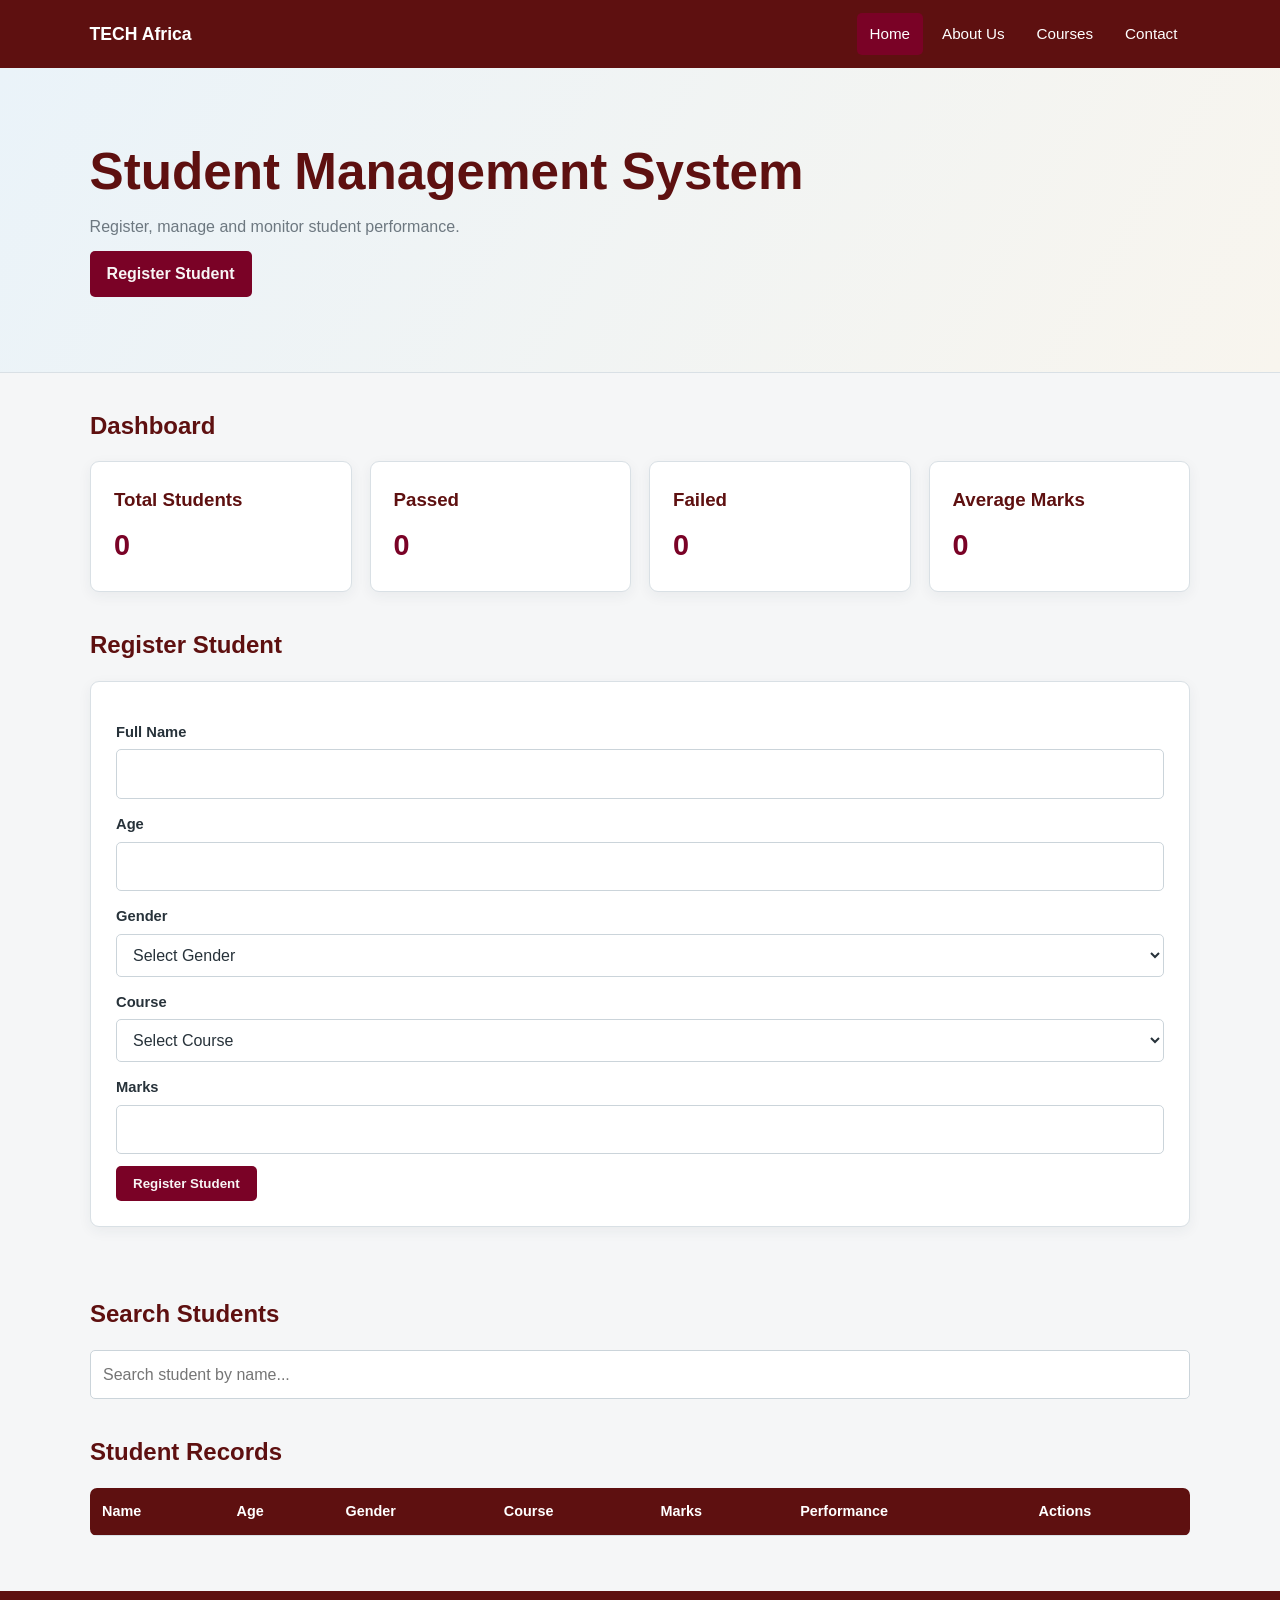
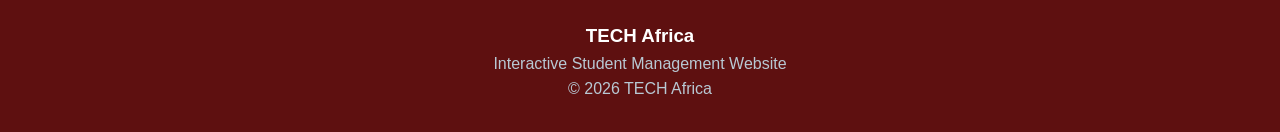
<file: student management website/index.html>
<!DOCTYPE html>
<html lang="en">
<head>
    <meta charset="UTF-8">
    <meta name="viewport" content="width=device-width, initial-scale=1.0">
    <title>Student Management System</title>
    <link rel="stylesheet" href="css/style.css">
</head>
<body>

<header>
    <nav class="navbar">
        <h2>TECH Africa</h2>
        <button id="menuBtn">☰</button>
        <ul id="navLinks">
            <li><a class="active" href="index.html">Home</a></li>
            <li><a href="about.html">About Us</a></li>
            <li><a href="courses.html">Courses</a></li>
            <li><a href="contact.html">Contact</a></li>
        </ul>
    </nav>
</header>

<main>
    <section class="hero">
        <h1>Student Management System</h1>
        <p>Register, manage and monitor student performance.</p>
        <a href="#registration" class="btn">Register Student</a>
    </section>

    <section class="container">
        <h2>Dashboard</h2>
        <div class="stats">
            <div class="stat-card"><h3>Total Students</h3><p id="totalStudents">0</p></div>
            <div class="stat-card"><h3>Passed</h3><p id="passedStudents">0</p></div>
            <div class="stat-card"><h3>Failed</h3><p id="failedStudents">0</p></div>
            <div class="stat-card"><h3>Average Marks</h3><p id="averageMarks">0</p></div>
        </div>
    </section>

    <section class="container" id="registration">
        <h2>Register Student</h2>
        <form id="studentForm">
            <label for="name">Full Name</label>
            <input type="text" id="name">

            <label for="age">Age</label>
            <input type="number" id="age">

            <label for="gender">Gender</label>
            <select id="gender">
                <option value="">Select Gender</option>
                <option>Male</option>
                <option>Female</option>
            </select>

            <label for="course">Course</label>
            <select id="course">
                <option value="">Select Course</option>
                <option>Software Development</option>
                <option>Web Design</option>
                <option>Data Analysis</option>
                <option>Cyber Security</option>
                <option>Networking</option>
                <option>Graphic Design</option>
            </select>

            <label for="marks">Marks</label>
            <input type="number" id="marks" min="0" max="100">

            <button type="submit" class="btn">Register Student</button>
        </form>
        <p id="formMessage"></p>
    </section>

    <section class="container">
        <h2>Search Students</h2>
        <input type="text" id="searchInput" placeholder="Search student by name...">
    </section>

    

    <section class="container">
        <h2>Student Records</h2>
        <div class="table-container">
            <table>
                <thead>
                    <tr>
                        <th>Name</th><th>Age</th><th>Gender</th><th>Course</th>
                        <th>Marks</th><th>Performance</th><th>Actions</th>
                    </tr>
                </thead>
                <tbody id="studentTableBody"></tbody>
            </table>
        </div>
    </section>
</main>

<footer>
    <h3>TECH Africa</h3>
    <p>Interactive Student Management Website</p>
    <p>&copy; 2026  TECH Africa</p>
</footer>

<script src="js/script.js"></script>
</body>
</html>
</file>
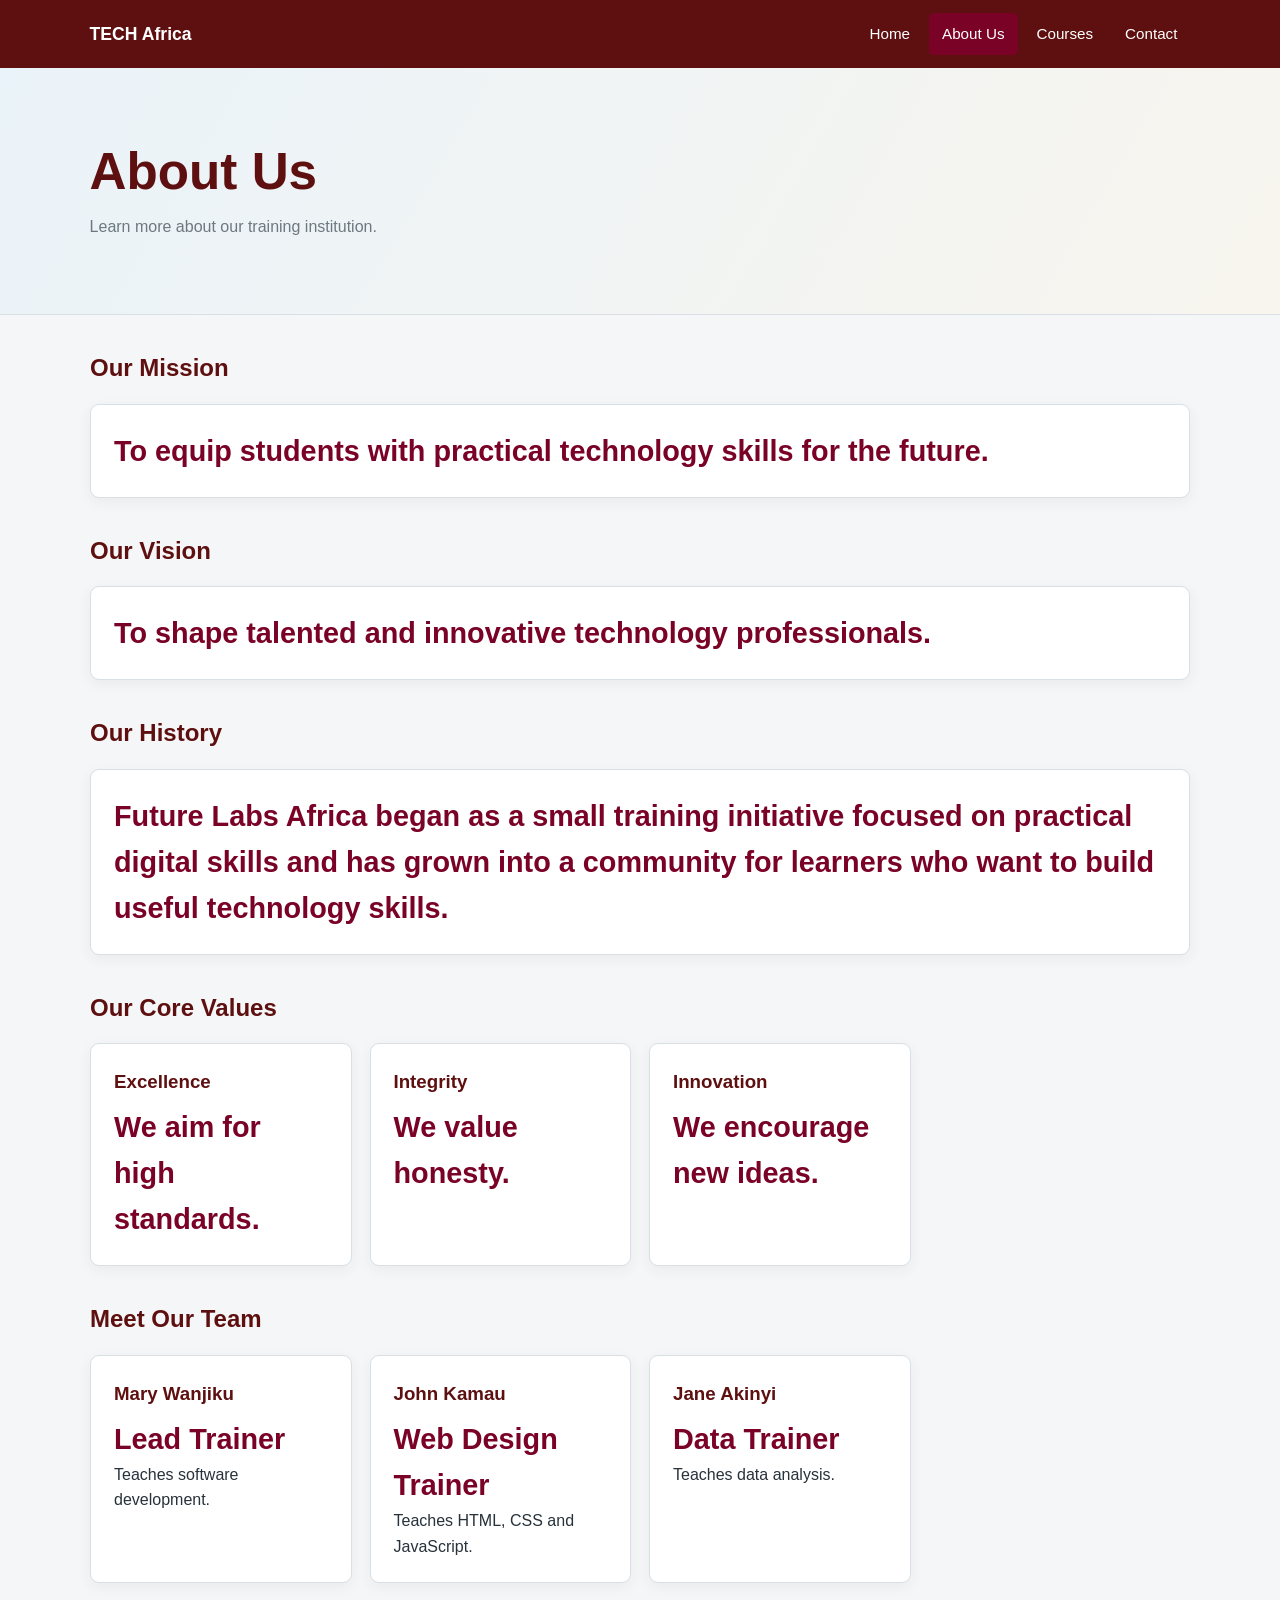
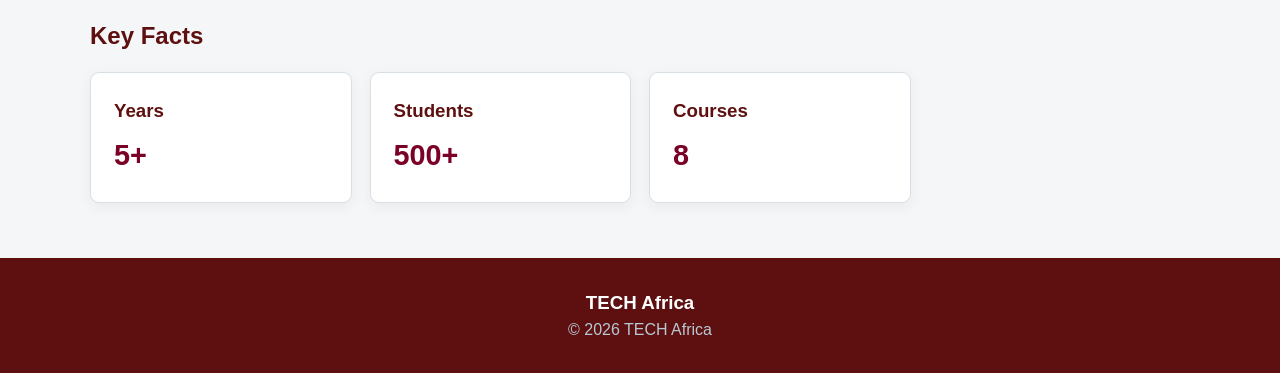
<file: student management website/about.html>
<!DOCTYPE html>
<html lang="en">
<head>
    <meta charset="UTF-8">
    <meta name="viewport" content="width=device-width, initial-scale=1.0">
    <title>About Us</title>
    <link rel="stylesheet" href="css/style.css">
</head>
<body>
<header>
    <nav class="navbar">
        <h2>TECH Africa</h2>
        <button id="menuBtn">☰</button>
        <ul id="navLinks">
            <li><a href="index.html">Home</a></li>
            <li><a class="active" href="about.html">About Us</a></li>
            <li><a href="courses.html">Courses</a></li>
            <li><a href="contact.html">Contact</a></li>
        </ul>
    </nav>
</header>

<main>
    <section class="hero">
        <h1>About Us</h1>
        <p>Learn more about our training institution.</p>
    </section>

    <section class="container">
        <h2>Our Mission</h2>
        <div class="stat-card">
            <p>To equip students with practical technology skills for the future.</p>
        </div>
    </section>

    <section class="container">
        <h2>Our Vision</h2>
        <div class="stat-card">
            <p>To shape talented and innovative technology professionals.</p>
        </div>
    </section>

    <section class="container">
        <h2>Our History</h2>
        <div class="stat-card">
            <p>Future Labs Africa began as a small training initiative focused on practical digital skills and has grown into a community for learners who want to build useful technology skills.</p>
        </div>
    </section>

    <section class="container">
        <h2>Our Core Values</h2>
        <div class="stats">
            <div class="stat-card"><h3>Excellence</h3><p>We aim for high standards.</p></div>
            <div class="stat-card"><h3>Integrity</h3><p>We value honesty.</p></div>
            <div class="stat-card"><h3>Innovation</h3><p>We encourage new ideas.</p></div>
        </div>
    </section>

    <section class="container">
        <h2>Meet Our Team</h2>
        <div class="stats">
            <div class="stat-card"><h3>Mary Wanjiku</h3><p>Lead Trainer</p><p>Teaches software development.</p></div>
            <div class="stat-card"><h3>John Kamau</h3><p>Web Design Trainer</p><p>Teaches HTML, CSS and JavaScript.</p></div>
            <div class="stat-card"><h3>Jane Akinyi</h3><p>Data Trainer</p><p>Teaches data analysis.</p></div>
        </div>
    </section>

    <section class="container">
        <h2>Key Facts</h2>
        <div class="stats">
            <div class="stat-card"><h3>Years</h3><p>5+</p></div>
            <div class="stat-card"><h3>Students</h3><p>500+</p></div>
            <div class="stat-card"><h3>Courses</h3><p>8</p></div>
        </div>
    </section>
</main>

<footer>
    <h3>TECH Africa</h3>
    <p>&copy; 2026  TECH Africa</p>
</footer>

<script src="js/script.js"></script>
</body>
</html>
</file>
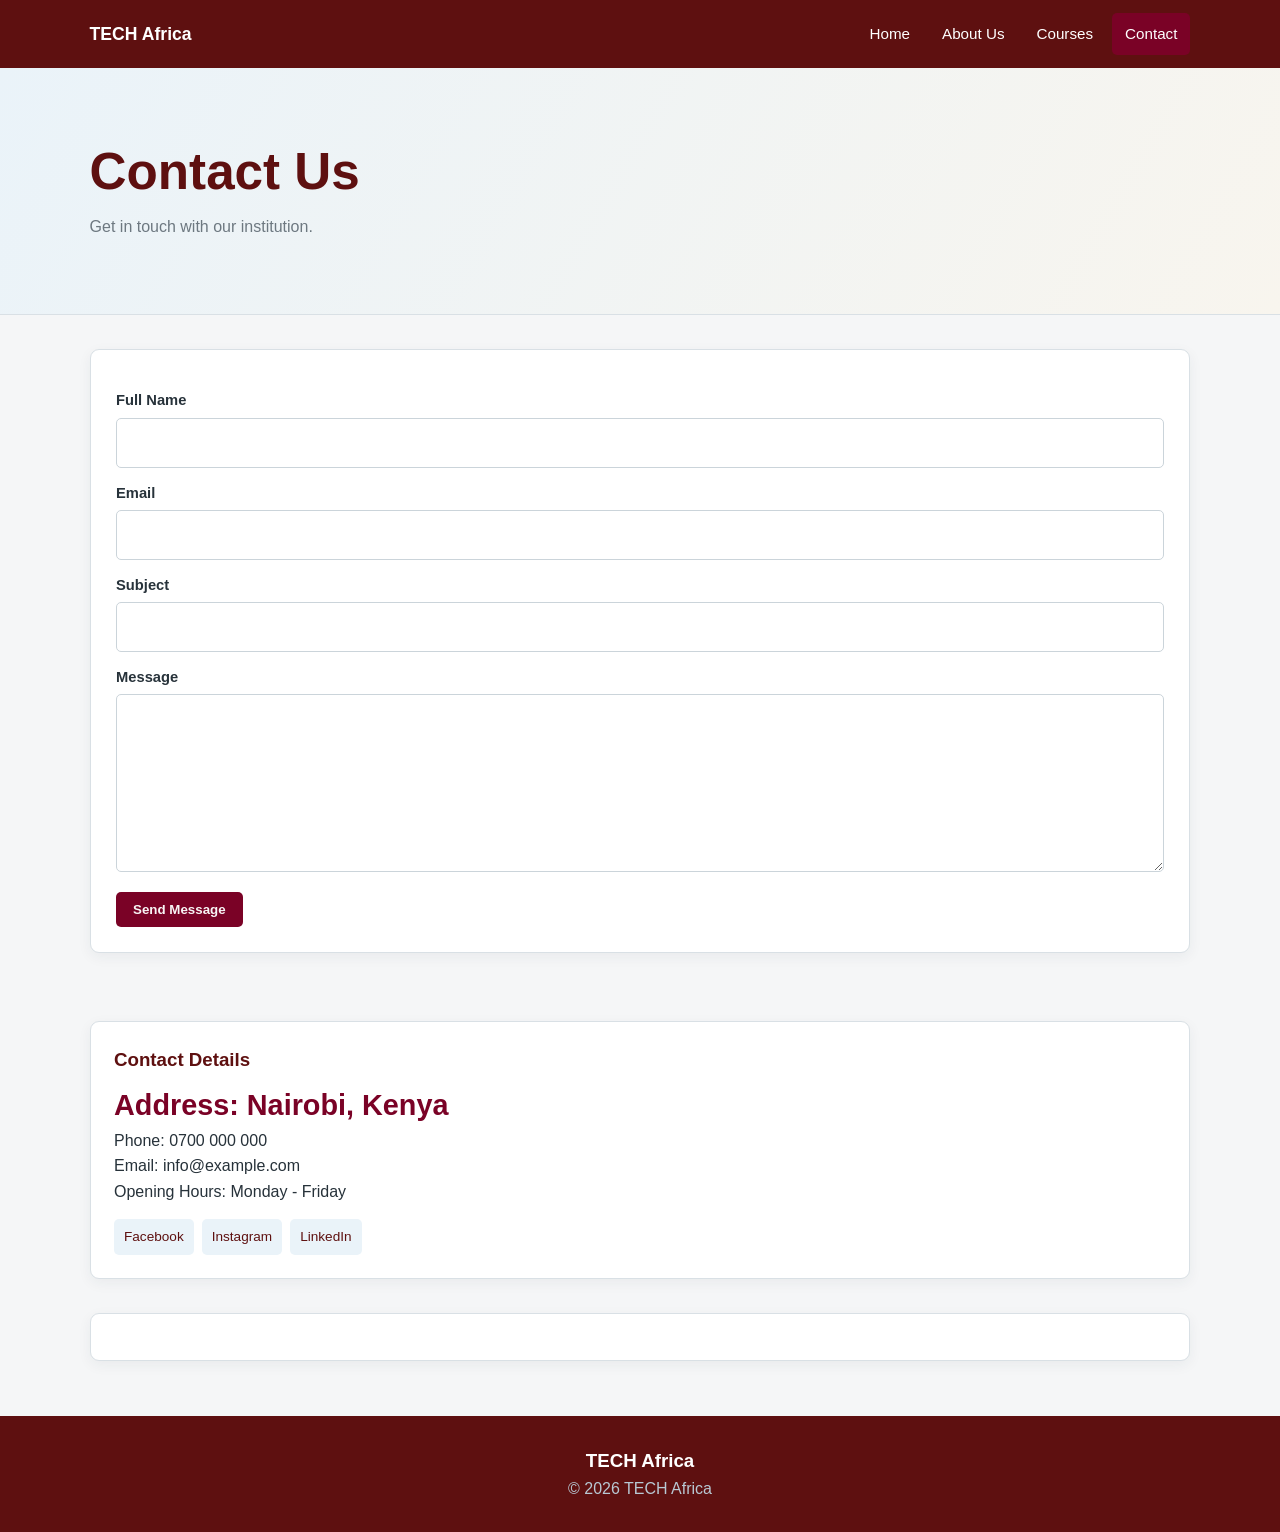
<file: student management website/contact.html>
<!DOCTYPE html>
<html lang="en">
<head>
    <meta charset="UTF-8">
    <meta name="viewport" content="width=device-width, initial-scale=1.0">
    <title>Contact Us</title>
    <link rel="stylesheet" href="css/style.css">
</head>
<body>
<header>
    <nav class="navbar">
        <h2> TECH Africa</h2>
        <button id="menuBtn">☰</button>
        <ul id="navLinks">
            <li><a href="index.html">Home</a></li>
            <li><a href="about.html">About Us</a></li>
            <li><a href="courses.html">Courses</a></li>
            <li><a class="active" href="contact.html">Contact</a></li>
        </ul>
    </nav>
</header>

<main>
    <section class="hero">
        <h1>Contact Us</h1>
        <p>Get in touch with our institution.</p>
    </section>

    <section class="container">
        <form id="contactForm">
            <label for="contactName">Full Name</label>
            <input type="text" id="contactName">

            <label for="contactEmail">Email</label>
            <input type="email" id="contactEmail">

            <label for="contactSubject">Subject</label>
            <input type="text" id="contactSubject">

            <label for="contactMessage">Message</label>
            <textarea id="contactMessage" rows="6"></textarea>

            <button type="submit" class="btn">Send Message</button>
        </form>

        <p id="contactMessageBox"></p>
    </section>

    <section class="container">
        <div class="stat-card">
            <h3>Contact Details</h3>
            <p>Address: Nairobi, Kenya</p>
            <p>Phone: 0700 000 000</p>
            <p>Email: info@example.com</p>
            <p>Opening Hours: Monday - Friday</p>
            <div class="social-links">
                <a href="#">Facebook</a>
                <a href="#">Instagram</a>
                <a href="#">LinkedIn</a>
            </div>
        </div>
    </section>

    <section class="container">
        <div class="stat-card">
            
        </div>
    </section>
</main>

<footer>
    <h3> TECH Africa</h3>
    <p>&copy; 2026  TECH Africa</p>
</footer>

<script src="js/script.js"></script>
</body>
</html>
</file>
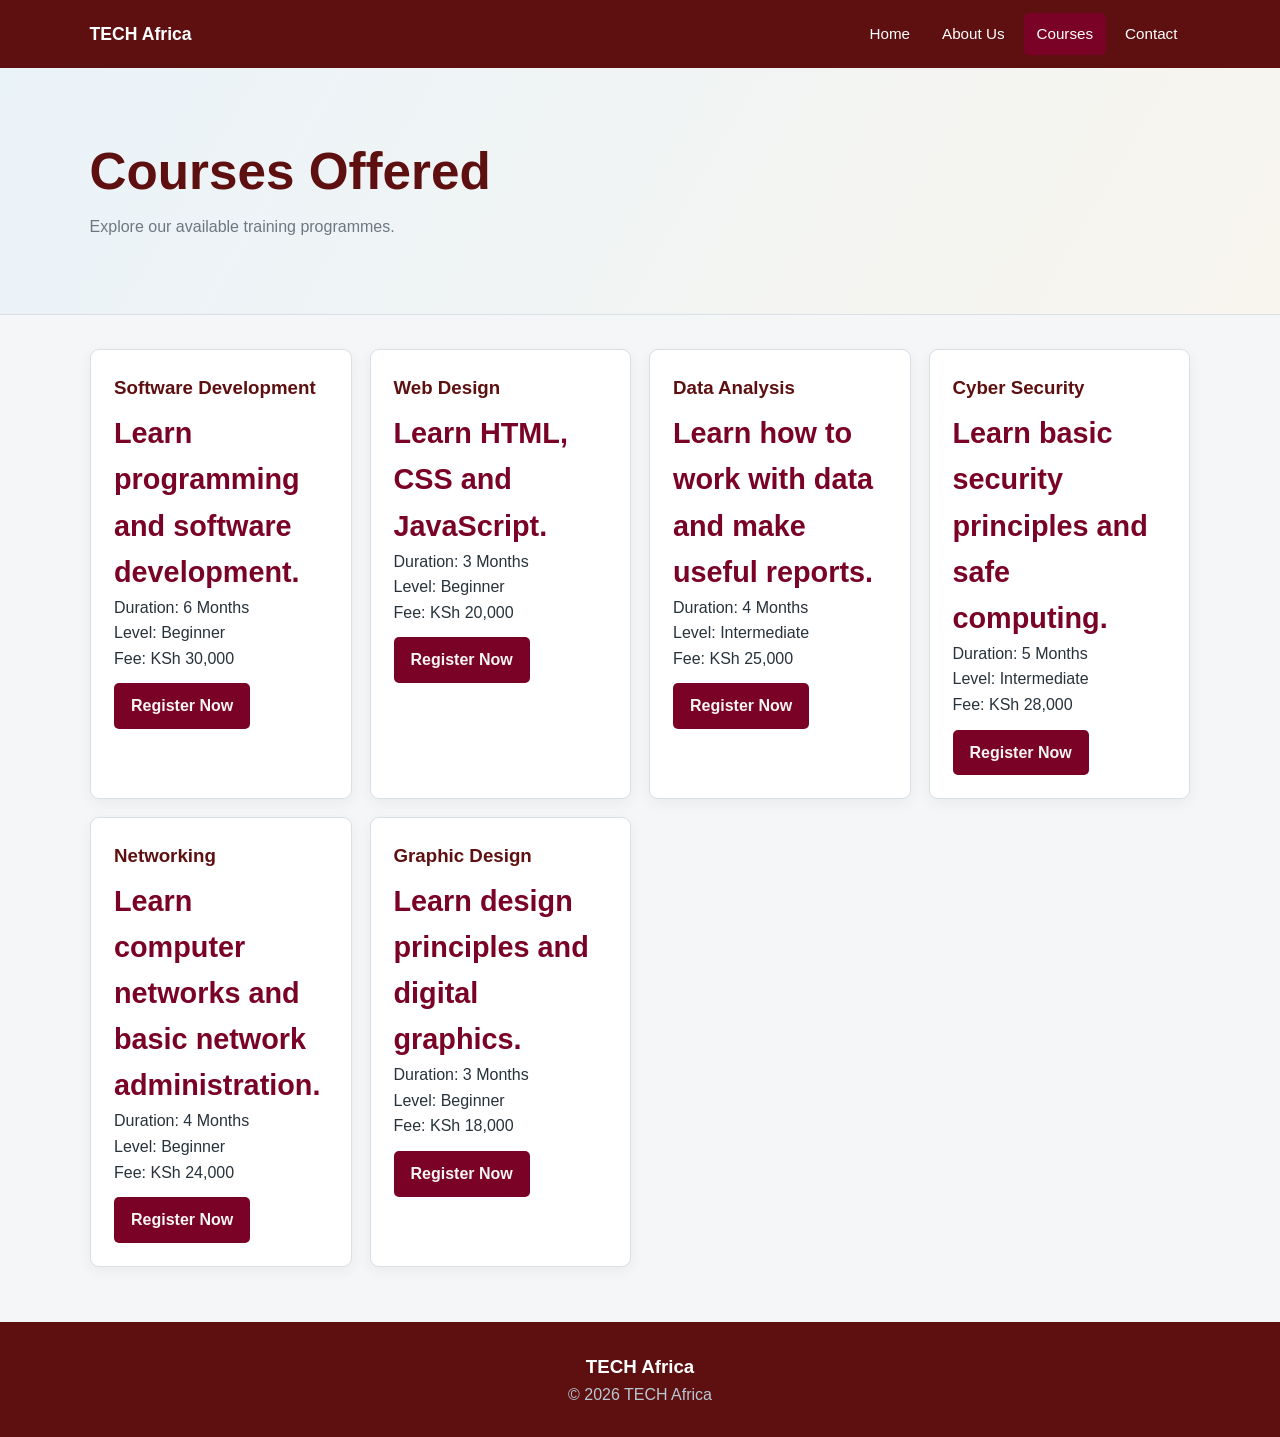
<file: student management website/courses.html>
<!DOCTYPE html>
<html lang="en">
<head>
    <meta charset="UTF-8">
    <meta name="viewport" content="width=device-width, initial-scale=1.0">
    <title>Courses</title>
    <link rel="stylesheet" href="css/style.css">
</head>
<body>
<header>
    <nav class="navbar">
        <h2>TECH Africa</h2>
        <button id="menuBtn">☰</button>
        <ul id="navLinks">
            <li><a href="index.html">Home</a></li>
            <li><a href="about.html">About Us</a></li>
            <li><a class="active" href="courses.html">Courses</a></li>
            <li><a href="contact.html">Contact</a></li>
        </ul>
    </nav>
</header>

<main>
    <section class="hero">
        <h1>Courses Offered</h1>
        <p>Explore our available training programmes.</p>
    </section>

    <section class="container">
        <div class="stats">
            <div class="stat-card">
                <h3>Software Development</h3>
                <p>Learn programming and software development.</p>
                <p>Duration: 6 Months</p><p>Level: Beginner</p><p>Fee: KSh 30,000</p>
                <a href="index.html#registration" class="btn">Register Now</a>
            </div>
            <div class="stat-card">
                <h3>Web Design</h3>
                <p>Learn HTML, CSS and JavaScript.</p>
                <p>Duration: 3 Months</p><p>Level: Beginner</p><p>Fee: KSh 20,000</p>
                <a href="index.html#registration" class="btn">Register Now</a>
            </div>
            <div class="stat-card">
                <h3>Data Analysis</h3>
                <p>Learn how to work with data and make useful reports.</p>
                <p>Duration: 4 Months</p><p>Level: Intermediate</p><p>Fee: KSh 25,000</p>
                <a href="index.html#registration" class="btn">Register Now</a>
            </div>
            <div class="stat-card">
                <h3>Cyber Security</h3>
                <p>Learn basic security principles and safe computing.</p>
                <p>Duration: 5 Months</p><p>Level: Intermediate</p><p>Fee: KSh 28,000</p>
                <a href="index.html#registration" class="btn">Register Now</a>
            </div>
            <div class="stat-card">
                <h3>Networking</h3>
                <p>Learn computer networks and basic network administration.</p>
                <p>Duration: 4 Months</p><p>Level: Beginner</p><p>Fee: KSh 24,000</p>
                <a href="index.html#registration" class="btn">Register Now</a>
            </div>
            <div class="stat-card">
                <h3>Graphic Design</h3>
                <p>Learn design principles and digital graphics.</p>
                <p>Duration: 3 Months</p><p>Level: Beginner</p><p>Fee: KSh 18,000</p>
                <a href="index.html#registration" class="btn">Register Now</a>
            </div>
        </div>
    </section>
</main>

<footer>
    <h3>TECH Africa</h3>
    <p>&copy; 2026  TECH Africa</p>
</footer>

<script src="js/script.js"></script>
</body>
</html>
</file>
<file: student management website/css/style.css>
/* A simple style sheet for the whole website. */

* {
    margin: 0;
    padding: 0;
    box-sizing: border-box;
}

:root {
    --main-blue: #7a0226;
    --light-blue: #eaf3f9;
    --dark-blue: #5e1010;
    --page-bg: #f5f6f7;
    --white: #ffffff;
    --text: #27323a;
    --muted: #6d7880;
    --border: #d9e0e5;
    --green: #287a49;
    --red: #b53d3d;
    --orange: #a56820;
}

body {
    font-family: Arial, Helvetica, sans-serif;
    background: var(--page-bg);
    color: var(--text);
    line-height: 1.6;
}

a {
    color: inherit;
}

/* Navigation */
.navbar {
    background: var(--dark-blue);
    color: white;
    min-height: 68px;
    padding: 0 7%;
    display: flex;
    align-items: center;
    justify-content: space-between;
    position: sticky;
    top: 0;
    z-index: 10;
}

.navbar h2 {
    font-size: 1.1rem;
}

.navbar ul {
    display: flex;
    gap: 6px;
    list-style: none;
}

.navbar a {
    display: block;
    color: white;
    text-decoration: none;
    padding: 9px 13px;
    border-radius: 5px;
    font-size: .95rem;
}

.navbar a:hover,
.navbar a.active {
    background: var(--main-blue);
}

#menuBtn {
    display: none;
    background: transparent;
    color: white;
    border: 0;
    font-size: 25px;
    cursor: pointer;
}

/* Main headings and hero */
.hero {
    background: linear-gradient(120deg, #eaf3f9, #f8f5ee);
    padding: 75px 7%;
    border-bottom: 1px solid var(--border);
}

.hero h1 {
    max-width: 800px;
    color: var(--dark-blue);
    font-size: clamp(2rem, 5vw, 3.2rem);
    line-height: 1.15;
    margin-bottom: 12px;
}

.hero p {
    color: var(--muted);
    max-width: 650px;
}

.container {
    width: 90%;
    max-width: 1100px;
    margin: 34px auto;
}

.container > h2 {
    color: var(--dark-blue);
    margin-bottom: 16px;
}

.btn {
    display: inline-block;
    margin-top: 12px;
    background: var(--main-blue);
    color: rgb(248, 245, 245);
    border: 0;
    border-radius: 5px;
    padding: 10px 17px;
    text-decoration: none;
    cursor: pointer;
    font-weight: bold;
}

.btn:hover {
    background: #0f3c60;
}

/* Dashboard cards */
.stats {
    display: grid;
    grid-template-columns: repeat(4, 1fr);
    gap: 18px;
}

.stat-card {
    background: var(--white);
    padding: 23px;
    border: 1px solid var(--border);
    border-radius: 9px;
    box-shadow: 0 4px 14px rgba(30, 50, 70, .06);
}

.stat-card h3 {
    color: var(--dark-blue);
    margin-bottom: 7px;
}

.stat-card > p:first-of-type {
    font-size: 1.8rem;
    font-weight: bold;
    color: var(--main-blue);
}

/* Forms */
form {
    background: var(--white);
    padding: 25px;
    border: 1px solid var(--border);
    border-radius: 9px;
    box-shadow: 0 4px 14px rgba(30, 50, 70, .06);
}

form label {
    display: block;
    margin: 14px 0 5px;
    font-weight: bold;
    font-size: .92rem;
}

form input,
form select,
form textarea,
#searchInput {
    width: 100%;
    padding: 11px 12px;
    border: 1px solid #cbd4da;
    border-radius: 5px;
    background: white;
    font: inherit;
    color: var(--text);
}

form input:focus,
form select:focus,
form textarea:focus,
#searchInput:focus {
    outline: 2px solid #c7dceb;
    border-color: var(--main-blue);
}

#formMessage,
#contactMessageBox {
    min-height: 24px;
    margin-top: 10px;
    font-weight: bold;
}

.success {
    color: var(--green);
}

.error {
    color: var(--red);
}

/* Student table */
.table-container {
    overflow-x: auto;
    border-radius: 7px;
}

table {
    width: 100%;
    min-width: 760px;
    border-collapse: collapse;
    background: white;
}

th,
td {
    padding: 12px;
    border-bottom: 1px solid var(--border);
    text-align: left;
    font-size: .9rem;
}

th {
    background: var(--dark-blue);
    color: white;
}

tbody tr:hover {
    background: #f3f7fa;
}

.action-btn {
    padding: 6px 9px;
    border: 0;
    border-radius: 4px;
    background: #edf2f5;
    color: var(--dark-blue);
    cursor: pointer;
    margin: 2px;
}

.action-btn:hover {
    background: #dce7ee;
}

/* Performance labels */
.performance-summary {
    background: white;
    border: 1px solid var(--border);
    border-radius: 9px;
    padding: 8px 20px;
    box-shadow: 0 4px 14px rgba(30, 50, 70, .05);
}

.performance-summary div {
    display: flex;
    align-items: center;
    justify-content: space-between;
    gap: 15px;
    padding: 11px 0;
    border-bottom: 1px solid var(--border);
}

.performance-summary div:last-child {
    border-bottom: 0;
}

.performance-badge {
    display: inline-block;
    padding: 4px 9px;
    border-radius: 20px;
    font-size: .78rem;
    font-weight: bold;
}

.excellent { background: #dff1e5; color: #23623b; }
.very-good { background: #e0edf8; color: #245b8f; }
.good { background: #e8f0dc; color: #52712d; }
.average { background: #fff0d8; color: var(--orange); }
.failed { background: #f8dddd; color: var(--red); }

/* About and course cards */
.course-card p,
.team-card p,
.about-box p {
    color: var(--muted);
}

.course-grid,
.team-grid,
.value-grid {
    display: grid;
    grid-template-columns: repeat(3, 1fr);
    gap: 18px;
}

.course-card,
.team-card,
.about-box {
    background: white;
    border: 1px solid var(--border);
    border-radius: 9px;
    padding: 22px;
    box-shadow: 0 4px 14px rgba(30, 50, 70, .05);
}

.course-card h3,
.team-card h3,
.about-box h3 {
    color: var(--dark-blue);
    margin-bottom: 8px;
}

.course-card .btn {
    margin-top: 10px;
}

.team-card {
    text-align: center;
}

.team-card p:first-of-type {
    color: var(--main-blue);
    font-weight: bold;
}

.key-facts {
    display: grid;
    grid-template-columns: repeat(3, 1fr);
    gap: 18px;
}

/* Contact */
.social-links {
    display: flex;
    flex-wrap: wrap;
    gap: 8px;
    margin-top: 15px;
}

.social-links a {
    background: var(--light-blue);
    color: var(--dark-blue);
    text-decoration: none;
    padding: 7px 10px;
    border-radius: 5px;
    font-size: .85rem;
}

.map-placeholder {
    margin-top: 20px;
    min-height: 180px;
    border: 2px dashed #c4d0d8;
    border-radius: 8px;
    background: #f1f5f7;
    display: grid;
    place-items: center;
    text-align: center;
    color: var(--muted);
}

/* Footer */
footer {
    margin-top: 55px;
    background: var(--dark-blue);
    color: white;
    text-align: center;
    padding: 30px 20px;
}

footer p {
    color: #b8c8d3;
}

/* Responsive layout */
@media (max-width: 850px) {
    .stats,
    .course-grid,
    .team-grid,
    .value-grid {
        grid-template-columns: repeat(2, 1fr);
    }

    .key-facts {
        grid-template-columns: repeat(2, 1fr);
    }
}

@media (max-width: 600px) {
    #menuBtn {
        display: block;
    }

    .navbar {
        flex-wrap: wrap;
    }

    .navbar ul {
        display: none;
        width: 100%;
        flex-direction: column;
        padding: 10px 0 15px;
    }

    .navbar ul.show {
        display: flex;
    }

    .navbar a {
        padding: 10px;
    }

    .hero {
        padding: 58px 7%;
    }

    .stats,
    .course-grid,
    .team-grid,
    .value-grid,
    .key-facts {
        grid-template-columns: 1fr;
    }

    .container {
        width: 92%;
    }
}
</file>
